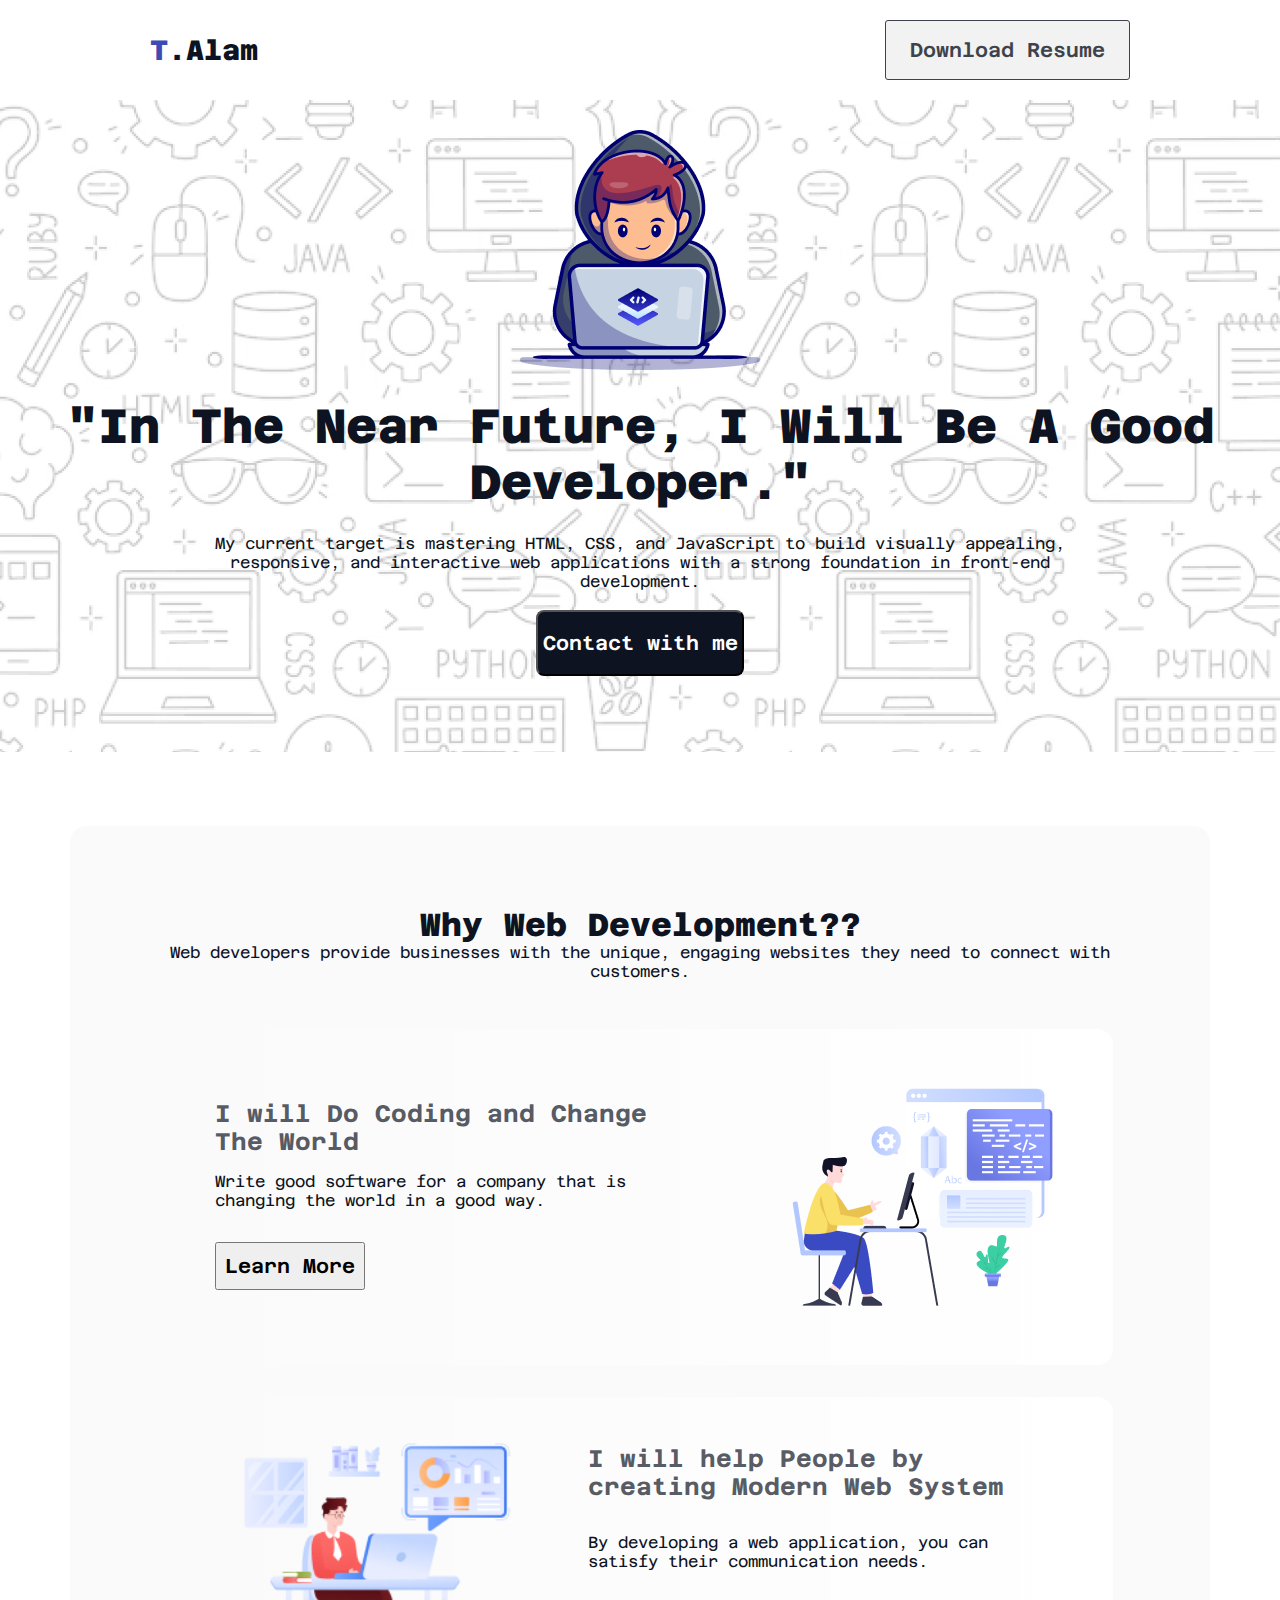
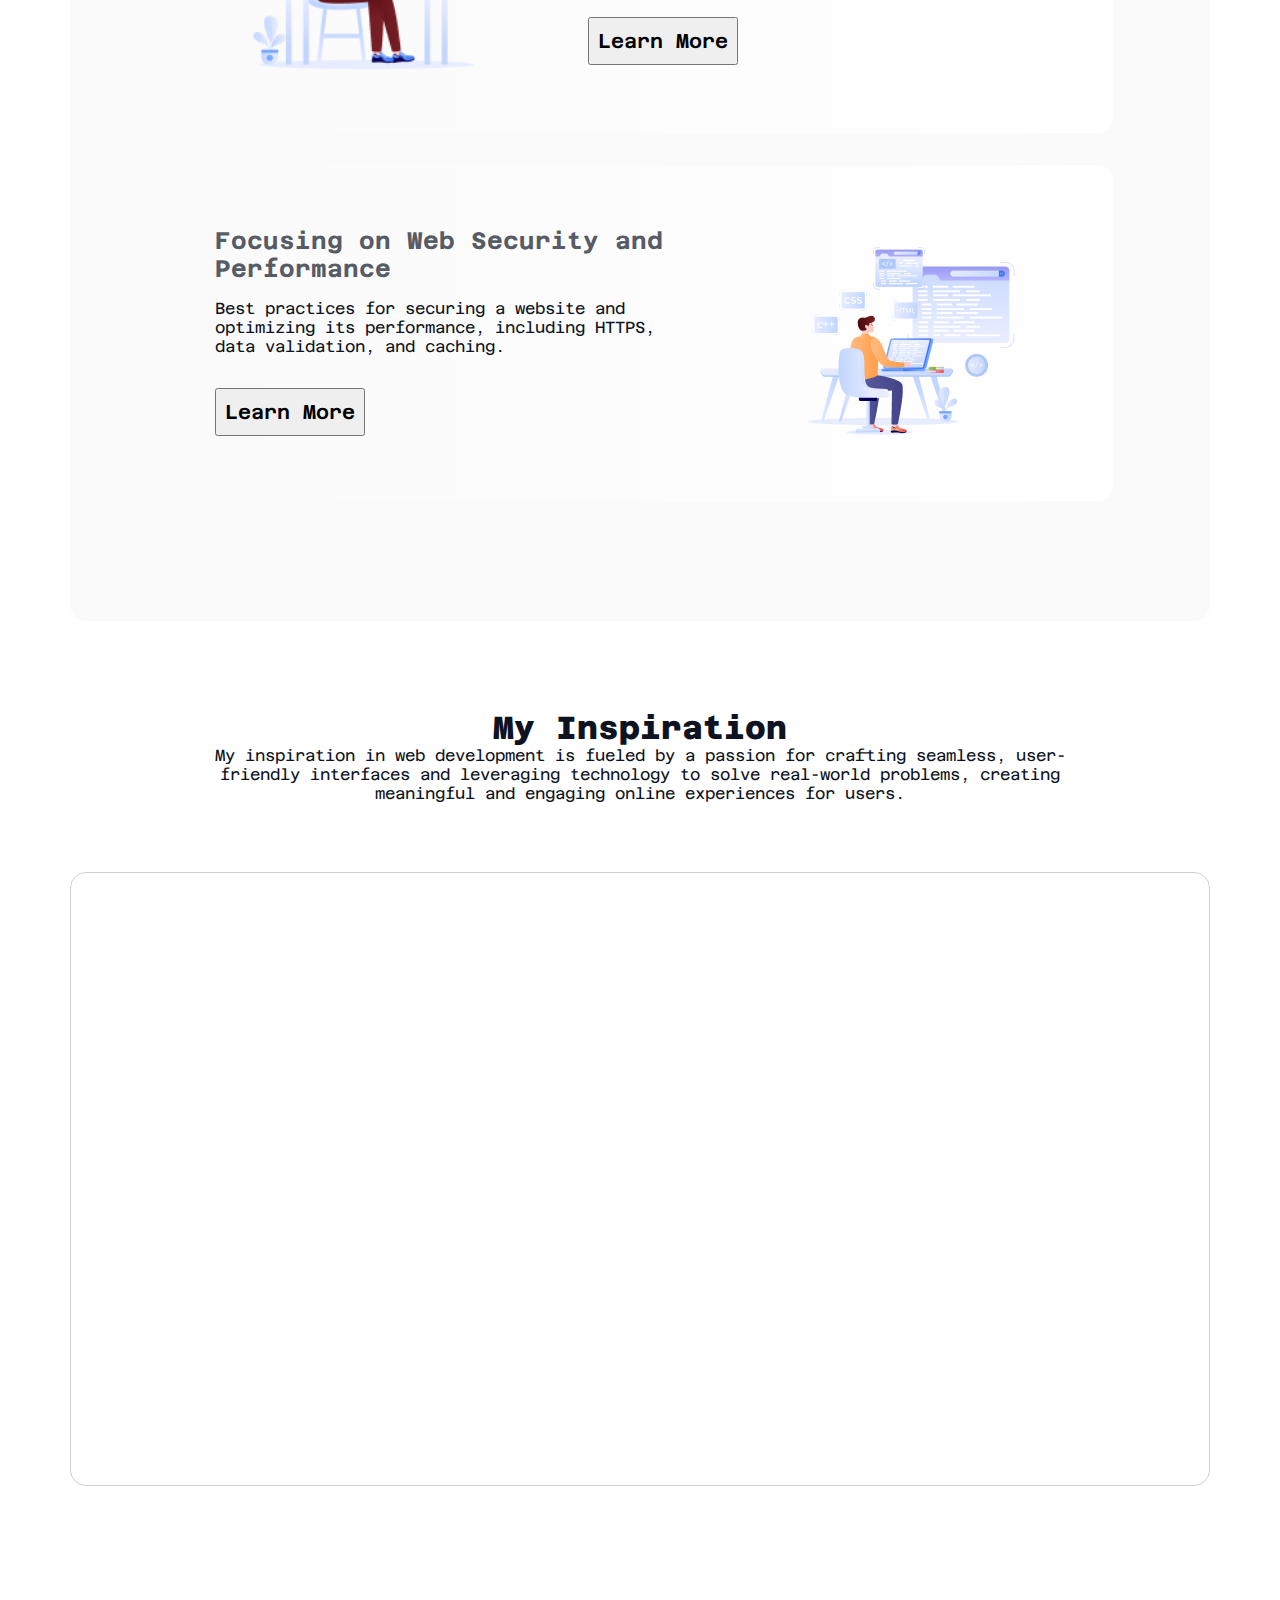
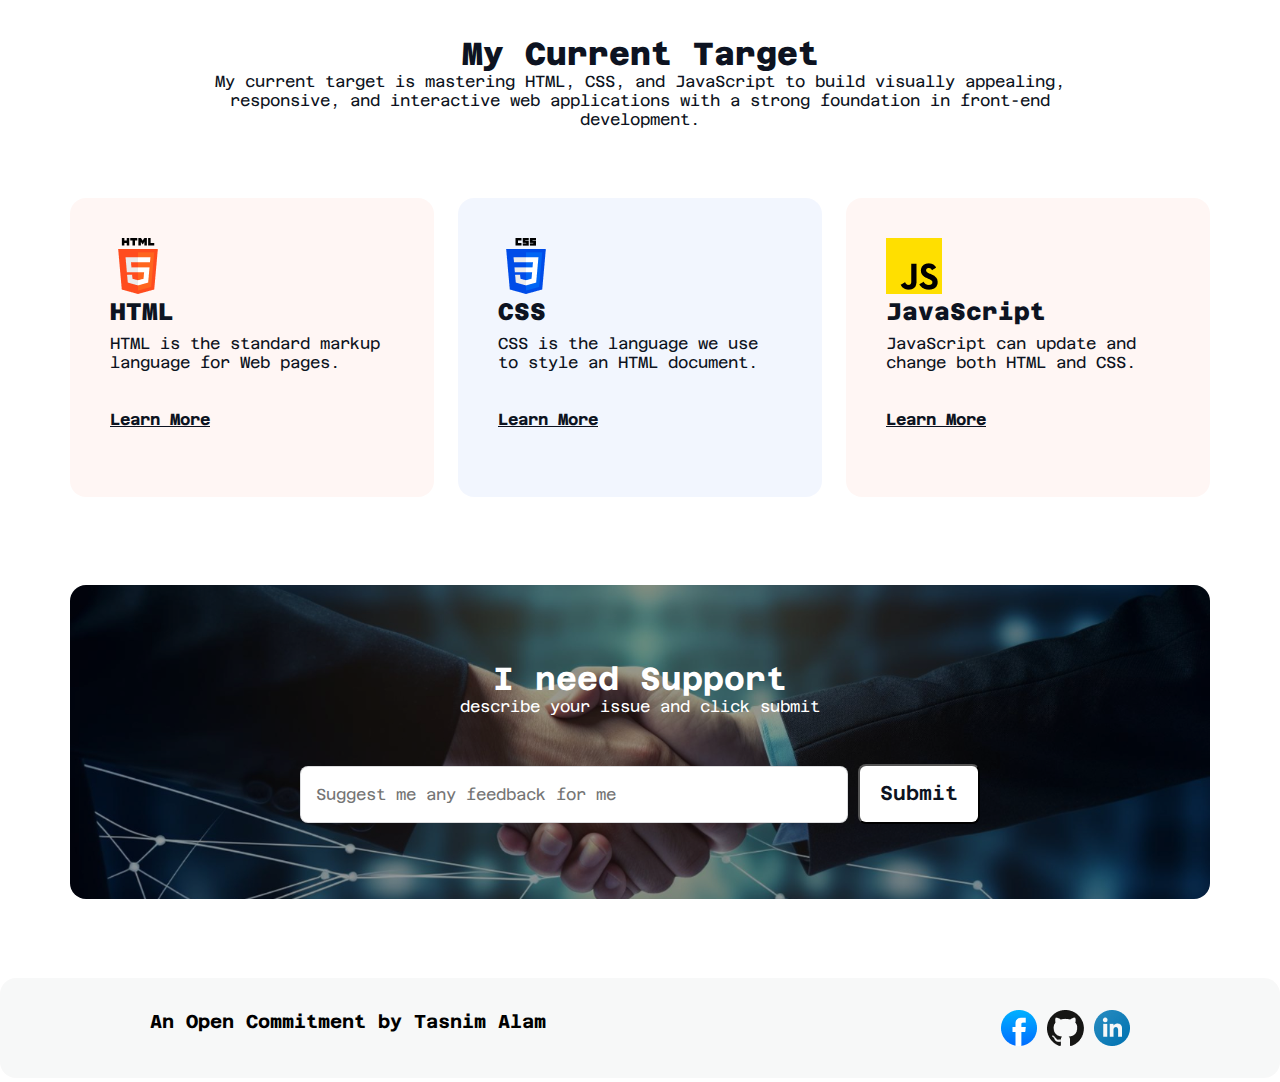
<file: index.html>
<!DOCTYPE html>
<html lang="en">
  <head>
    <meta charset="UTF-8" />
    <meta name="viewport" content="width=device-width, initial-scale=1.0" />
    <title>Assignment-1</title>
    <link rel="stylesheet" href="./styles/styles.css" />
  </head>
  <body>
    <header>
      <!-- navigation section start here -->
      <nav>
        <h3 class="title"><span id="color">T</span>.Alam</h3>
        <ul>
          <li>
            <a href=""><button class="btn-nav">Download Resume</button></a>
          </li>
        </ul>
      </nav>
      <!-- nevigation end here -->

      <!-- hero section start here -->
      <section class="hero-section">
        <div class="hero-section-container">
          <div class="img">
            <img src="./assets/Group.png" alt="" />
          </div>
          <h2>"In The Near Future, I Will Be A Good Developer."</h2>
          <p>
            My current target is mastering HTML, CSS, and JavaScript to build
            visually appealing, responsive, and interactive web applications
            with a strong foundation in front-end development.
          </p>
          <button class="btn"><a href="#footer">Contact with me</a></button>
        </div>
      </section>
      <!-- hero section end here -->
    </header>
    <main>
      <!-- development section start here -->
      <section class="development">
        <div class="why-development">
          <h1>Why Web Development??</h1>
          <p>
            Web developers provide businesses with the unique, engaging websites
            they need to connect with customers.
          </p>
        </div>
        <div class="development-section">
          <div class="section-1st">
            <div class="section1st-left">
              <h2>I will Do Coding and Change The World</h2>
              <p>
                Write good software for a company that is changing the world in
                a good way.
              </p>
              <button><a href="">Learn More</a></button>
            </div>
            <div class="section1st-right">
              <img src="./assets/Layer_1.png" alt="" />
            </div>
          </div>
          <div class="section-2nd">
            <div class="section2nd-left">
              <img src="./assets/Group-3.png" alt="" />
            </div>
            <div class="section2nd-right">
              <h2>I will help People by creating Modern Web System</h2>
              <p>
                By developing a web application, you can satisfy their
                communication needs.
              </p>
              <button><a href="">Learn More</a></button>
            </div>
          </div>
          <div class="section-1st">
            <div class="section1st-left">
              <h2>Focusing on Web Security and Performance</h2>
              <p>
                Best practices for securing a website and optimizing its
                performance, including HTTPS, data validation, and caching.
              </p>
              <button><a href="">Learn More</a></button>
            </div>
            <div class="section1st-right">
              <img src="./assets/Group-4.png" alt="" />
            </div>
          </div>
        </div>
      </section>
      <!-- development section end here -->
      <!-- my inspiration section start here -->
      <section class="inspiration-section">
        <div class="inspiration-content">
          <h1>My Inspiration</h1>
          <p>
            My inspiration in web development is fueled by a passion for
            crafting seamless, user-friendly interfaces and leveraging
            technology to solve real-world problems, creating meaningful and
            engaging online experiences for users.
          </p>
        </div>
        <div class="video">
          <iframe
            width="1076"
            height="550"
            src="https://www.youtube.com/embed/l1Enj_zPGwI?si=iloG-wN2-6QDmnPV"
            title="YouTube video player"
            frameborder="0"
            allow="accelerometer; autoplay; clipboard-write; encrypted-media; gyroscope; picture-in-picture; web-share"
            referrerpolicy="strict-origin-when-cross-origin"
            allowfullscreen
          ></iframe>
        </div>
      </section>
      <!-- inspiration sectio end here -->
      <!-- my target section start here -->
      <section class="my-target-section">
        <div class="target-content">
          <h1>My Current Target</h1>
          <p>
            My current target is mastering HTML, CSS, and JavaScript to build
            visually appealing, responsive, and interactive web applications
            with a strong foundation in front-end development.
          </p>
        </div>
        <div class="skills-container">
          <div class="skill html-color">
            <img src="./assets/html.png" alt="HTML Image" />
            <h2 class="title">HTML</h2>
            <p class="description">
              HTML is the standard markup language for Web pages.
            </p>
            <div>
              <a href="">Learn More</a>
            </div>
          </div>
          <div class="skill css-color">
            <img src="./assets/css.png" alt="HTML Image" />
            <h2 class="title">CSS</h2>
            <p class="description">
              CSS is the language we use to style an HTML document.
            </p>
            <a href="">Learn More</a>
          </div>
          <div class="skill js-color">
            <img src="./assets/js.png" alt="HTML Image" />
            <h2 class="title">JavaScript</h2>
            <p class="description">
              JavaScript can update and change both HTML and CSS.
            </p>
            <a href="">Learn More</a>
          </div>
        </div>
      </section>
      <!-- target section end here -->
      <!-- support section start here -->
      <section class="support-container">
        <div class="support-content">
          <h1>I need Support</h1>
          <p>describe your issue and click submit</p>
        </div>
        <div class="input-section">
          <form action="">
            <input
              type="text"
              placeholder="Suggest me any feedback for me"
              id=""
            />
            <input class="sub-btn" type="submit" value="Submit" />
          </form>
        </div>
      </section>
    </main>
    <!-- footer section start here -->
    <footer id="footer">
      <section class="footer-section">
        <div class="footer-container">
          <h3>An Open Commitment by Tasnim Alam</h3>
          <div>
            <a href="https://www.facebook.com/rafsan.tasnim/" target="_blank"
              ><img src="./assets/facebook.png" alt=""
            /></a>
            <a href="https://github.com/tasnimalam1" target="_blank"
              ><img src="./assets/github.png" alt=""
            /></a>
            <a href="https://www.linkedin.com/in/mdtalambd/" target="_blank"
              ><img src="./assets/linkedin-icon.png" alt=""
            /></a>
          </div>
        </div>
      </section>
    </footer>
    <!-- footer section end here -->
  </body>
</html>
</file>
<file: styles/styles.css>
@import url("https://fonts.googleapis.com/css2?family=Azeret+Mono:ital,wght@0,100..900;1,100..900&display=swap");
* {
  margin: 0px;
  padding: 0px;
}
body {
  font-family: "Azeret Mono", monospace;
}
/* navigation bar start here */
nav {
  display: flex;
  align-items: center;
  justify-content: space-between;
  margin: 20px 150px;
}
.title {
  color: rgb(13, 19, 33);
  font-family: Azeret Mono;
  font-size: 28px;
  font-weight: 800;
}
#color {
  color: rgb(61, 75, 182);
}
nav li {
  list-style: none;
}
.btn-nav {
  box-sizing: border-box;
  border: 1px solid rgb(13, 19, 33);
  border-radius: 3px;
  opacity: 0.8;
  color: rgb(13, 19, 33);
  font-family: Azeret Mono;
  font-size: 20px;
  font-weight: 600;
  padding: 17px 24px 17px 24px;
}
/* hero section start here*/
.hero-section {
  max-width: 100%;
  min-height: 652px;
  margin: 0 auto;
  background-image: url(../assets/Hero-bg.png);
  background-repeat: no-repeat;
  background-position: center;
  background-size: cover;
  margin-bottom: 74px;
}
.hero-section-container {
  display: flex;
  flex-direction: column;
  justify-content: center;
  align-items: center;
  gap: 24px;
}
.img {
  margin-top: 30px;
}
.hero-section-container h2 {
  color: rgb(13, 19, 33);
  font-family: Azeret Mono;
  font-size: 48px;
  font-weight: 800;
  text-align: center;
}
.hero-section-container p {
  color: rgb(13, 19, 33);
  font-family: Azeret Mono;
  font-size: 16px;
  font-weight: 400;
  text-align: center;
  width: 852px;
  height: 52px;
}
.hero-section-container button {
  width: 208px;
  height: 66px;
  border-radius: 8px;
  background: rgb(13, 19, 33);

  font-family: Azeret Mono;
  font-size: 20px;
  font-weight: 600;
}
.btn a {
  text-decoration: none;
  color: rgb(255, 255, 255);
}
.btn:hover {
  background-color: rgb(137, 151, 250);
  cursor: pointer;
  transition: 0.8s ease-in;
}
/* development section style */
.development {
  max-width: 946px;
  min-height: 1235px;
  margin: 0 auto;
  border-radius: 16px;
  background: rgba(13, 19, 33, 0.02);
  padding: 80px 97px 80px 97px;
  margin-bottom: 88px;
}
.why-development {
  margin-bottom: 48px;
}
.why-development h1 {
  color: rgb(13, 19, 33);
  font-family: Azeret Mono;
  font-size: 32px;
  font-weight: 800;
  text-align: center;
}
.why-development p {
  color: rgb(13, 19, 33);
  font-family: Azeret Mono;
  font-size: 16px;
  font-weight: 400;
  text-align: center;
}
.development-section {
  width: 946px;
  height: 1072px;
}
.section-1st {
  width: 850px;
  height: 240px;
  display: flex;
  margin: 0 auto;
  padding: 48px;
  margin-bottom: 32px;
  border-radius: 16px;
  background: linear-gradient(
    270deg,
    rgb(255, 255, 255),
    rgba(255, 255, 255, 0) 100%
  );
}
.section1st-left {
  width: 477px;
  height: 220px;
  margin: 8px 0px 8px 0px;
  display: flex;
  flex-direction: column;
  justify-content: center;
}
.section1st-left h2 {
  color: rgba(13, 19, 33, 0.7);
  font-family: Azeret Mono;
  font-size: 24px;
  font-weight: 700;
  margin-bottom: 16px;
}
.section1st-left p {
  color: rgb(13, 19, 33);
  font-family: Azeret Mono;
  font-size: 16px;
  font-weight: 400;
  margin-bottom: 32px;
}
.section1st-left button {
  color: rgb(13, 19, 33);
  font-family: Azeret Mono;
  font-size: 20px;
  font-weight: 600;
  width: 150px;
  height: 48px;
}
.section1st-left button a {
  text-decoration: none;
  color: black;
}
.section1st-right {
  width: 223.2px;
  height: 208.85px;
  margin: 8px 0px 8px 0px;
}
.section1st-right img {
  margin-left: 98.83px;
}
.section-2nd {
  width: 850px;
  height: 240px;
  display: flex;
  margin: 0 auto;
  padding: 48px;
  margin-bottom: 32px;
  border-radius: 16px;
  background: linear-gradient(
    270deg,
    rgb(255, 255, 255),
    rgba(255, 255, 255, 0) 100%
  );
}
.section2nd-left {
  width: 477px;
  height: 220px;
  margin: 0px 8px 0px 8px;
  display: flex;
  flex-direction: column;
  justify-content: center;
}
.section2nd-left img {
  margin-right: 48.8px;
}
.section2nd-right h2 {
  width: 477px;
  height: 72px;
  color: rgba(13, 19, 33, 0.7);
  font-family: Azeret Mono;
  font-size: 24px;
  font-weight: 700;
  margin-bottom: 16px;
}
.section2nd-right p {
  width: 468px;
  height: 52px;
  color: rgb(13, 19, 33);
  font-family: Azeret Mono;
  font-size: 16px;
  font-weight: 400;
  margin-bottom: 32px;
}
.section2nd-right button {
  color: rgb(13, 19, 33);
  font-family: Azeret Mono;
  font-size: 20px;
  font-weight: 600;
  width: 150px;
  height: 48px;
}
.section2nd-right button a {
  text-decoration: none;
  color: black;
}
/* inspiration section styles*/
.inspiration-section {
  width: 1140px;
  height: 777px;
  margin: 0 auto;
  margin-bottom: 149px;
}
.inspiration-content {
  width: 852px;
  height: 115px;
  text-align: center;
  margin: 0 auto;
}
.inspiration-content h1 {
  color: rgb(13, 19, 33);
  font-family: Azeret Mono;
  font-size: 32px;
  font-weight: 800;
}
.inspiration-content p {
  color: rgb(13, 19, 33);
  font-family: Azeret Mono;
  font-size: 16px;
  font-weight: 400;
}
.video {
  width: 1140px;
  height: 614px;
  padding: 32px;
  box-sizing: border-box;
  border: 1px solid rgba(13, 19, 33, 0.2);
  border-radius: 16px;
  margin-top: 48px;
}
/* my target section style */
.my-target-section {
  width: 1140px;
  height: 462px;
  margin: 0 auto;
  margin-bottom: 88px;
}
.target-content {
  width: 852px;
  height: 115px;
  text-align: center;
  margin: 0 auto;
}
.target-content h1 {
  color: rgb(13, 19, 33);
  font-family: Azeret Mono;
  font-size: 32px;
  font-weight: 800;
}
.target-content p {
  color: rgb(13, 19, 33);
  font-family: Azeret Mono;
  font-size: 16px;
  font-weight: 400;
}
.skills-container {
  width: 394px;
  height: 299px;
  display: flex;
  gap: 24px;
  margin-top: 48px;
}
.skill {
  padding: 40px;
  border-radius: 16px;
}
.skill h2 {
  color: rgb(13, 19, 33);
  font-family: Azeret Mono;
  font-size: 24px;
  font-weight: 800;
  margin-bottom: 8px;
}
.skill p {
  color: rgb(13, 19, 33);
  font-family: Azeret Mono;
  font-size: 16px;
  font-weight: 400;
  width: 284px;
  height: 52px;
  margin-bottom: 24px;
}
.skill a {
  width: 284px;
  height: 19px;
  color: rgb(13, 19, 33);
  font-family: Azeret Mono;
  font-size: 16px;
  font-weight: 700;
}
.css-color {
  background: rgba(0, 76, 232, 0.05);
}
.html-color {
  background: rgba(255, 76, 30, 0.05);
}
.js-color {
  background: rgba(255, 76, 30, 0.05);
}
/* support style section */
.support-container {
  width: 1140px;
  height: 314px;
  background-image: url(../assets/handshake.jpg);
  background-repeat: no-repeat;
  background-size: cover;
  background-position: center;
  background-color: rgba(0, 0, 0, 0.4);
  margin: 0 auto;
  display: flex;
  flex-direction: column;
  justify-content: center;
  background-blend-mode: overlay;
  align-items: center;
  border-radius: 16px;
  margin-bottom: 79px;
}
.support-content {
  width: 730px;
  height: 104px;
  text-align: center;
}
.support-content h1 {
  color: rgb(255, 255, 255);
  font-family: Azeret Mono;
  font-size: 32px;
  font-weight: 700;
}
.support-content p {
  color: rgb(255, 255, 255);
  font-family: Azeret Mono;
  font-size: 16px;
  font-weight: 400;
}
section input[type="text"] {
  width: 548px;
  height: 57px;
  color: rgba(13, 19, 33, 0.4);
  font-family: Azeret Mono;
  font-size: 16px;
  font-weight: 400;
  box-sizing: border-box;
  border: 1px solid rgba(13, 19, 33, 0.15);
  border-radius: 8px;
  background: rgb(255, 255, 255);
  padding: 15px;
}
.sub-btn {
  /* width: 120px;
  height: 58px; */
  border-radius: 8px;
  background: rgb(255, 255, 255);
  color: rgb(13, 19, 33);
  font-family: Azeret Mono;
  font-size: 20px;
  font-weight: 600;
  padding: 15px 20px 17px 20px;
}
/* footer section style */
.footer-section {
  width: 100%;
  height: 100px;
  align-items: center;
  border-radius: 16px;
  background: rgba(13, 19, 33, 0.03);
}
.footer-container {
  display: flex;
  justify-content: space-between;
  padding: 32px 150px 32px 150px;
}
</file>
